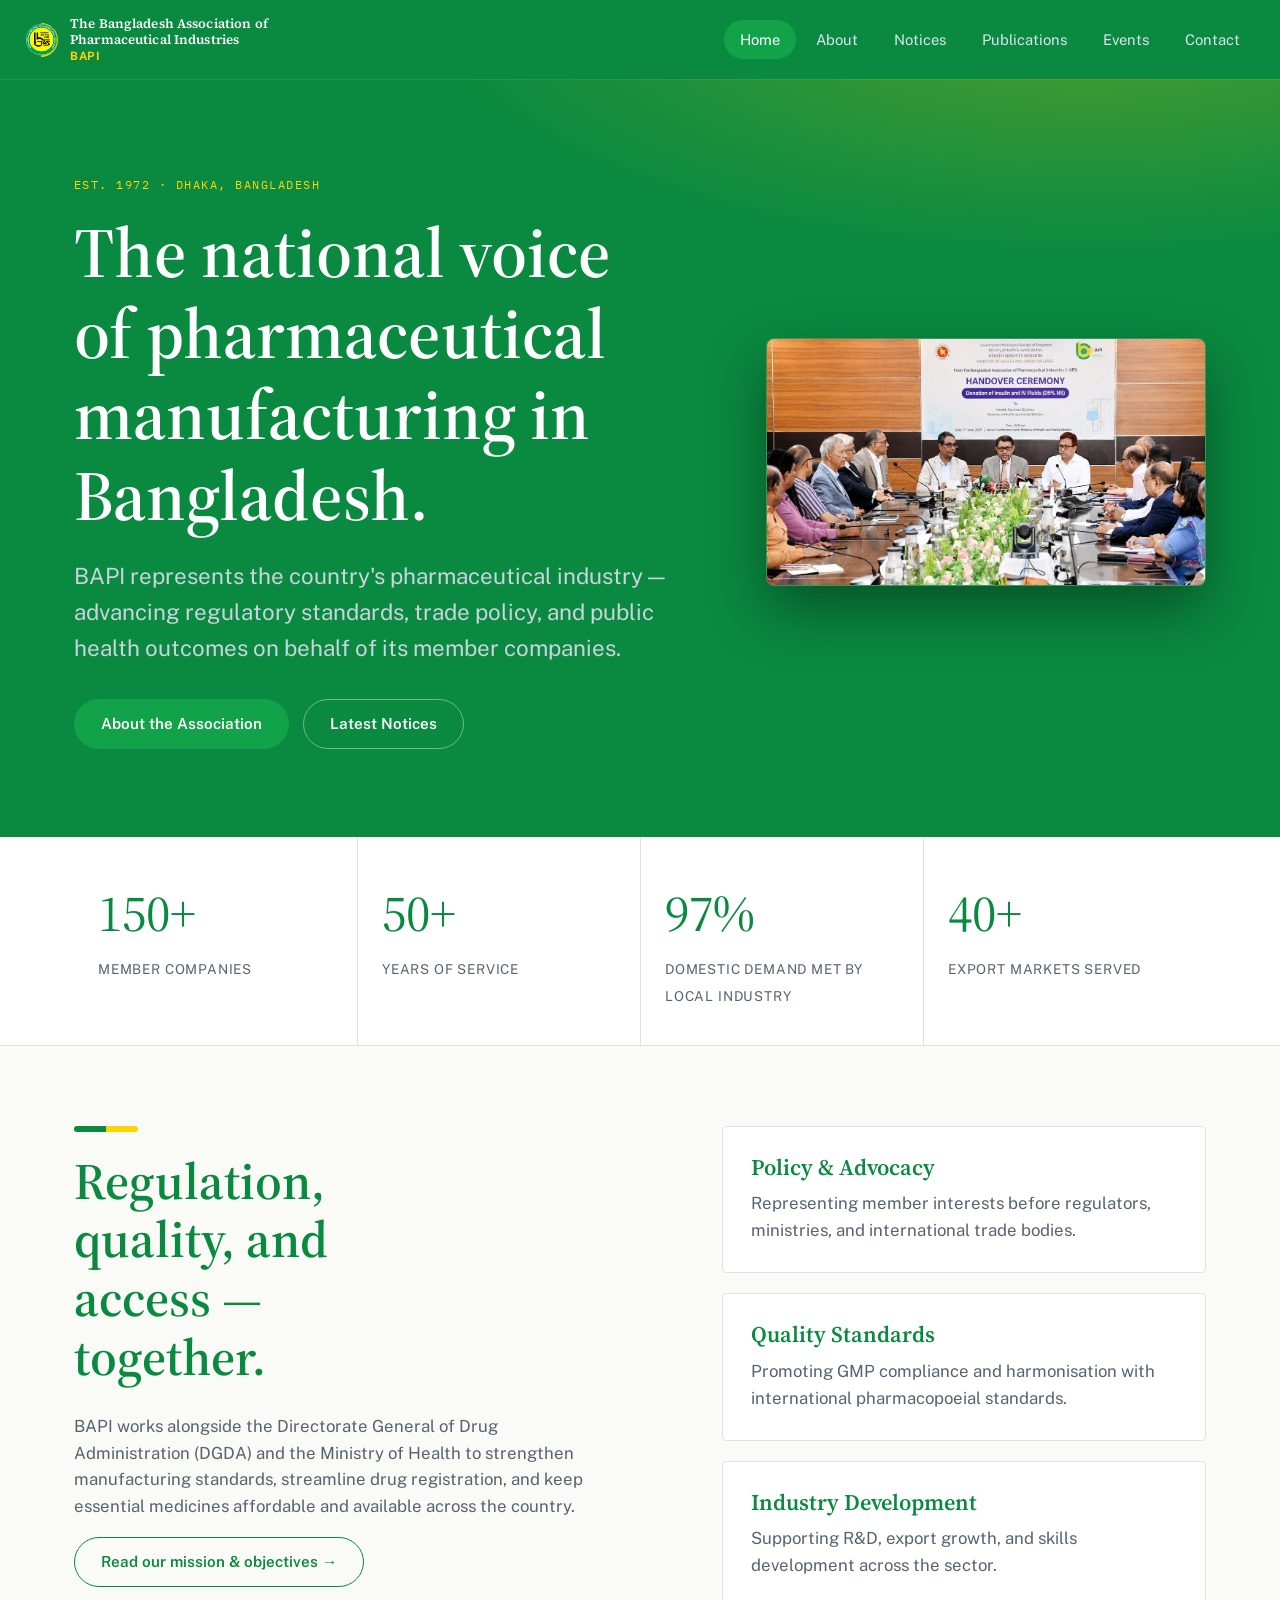
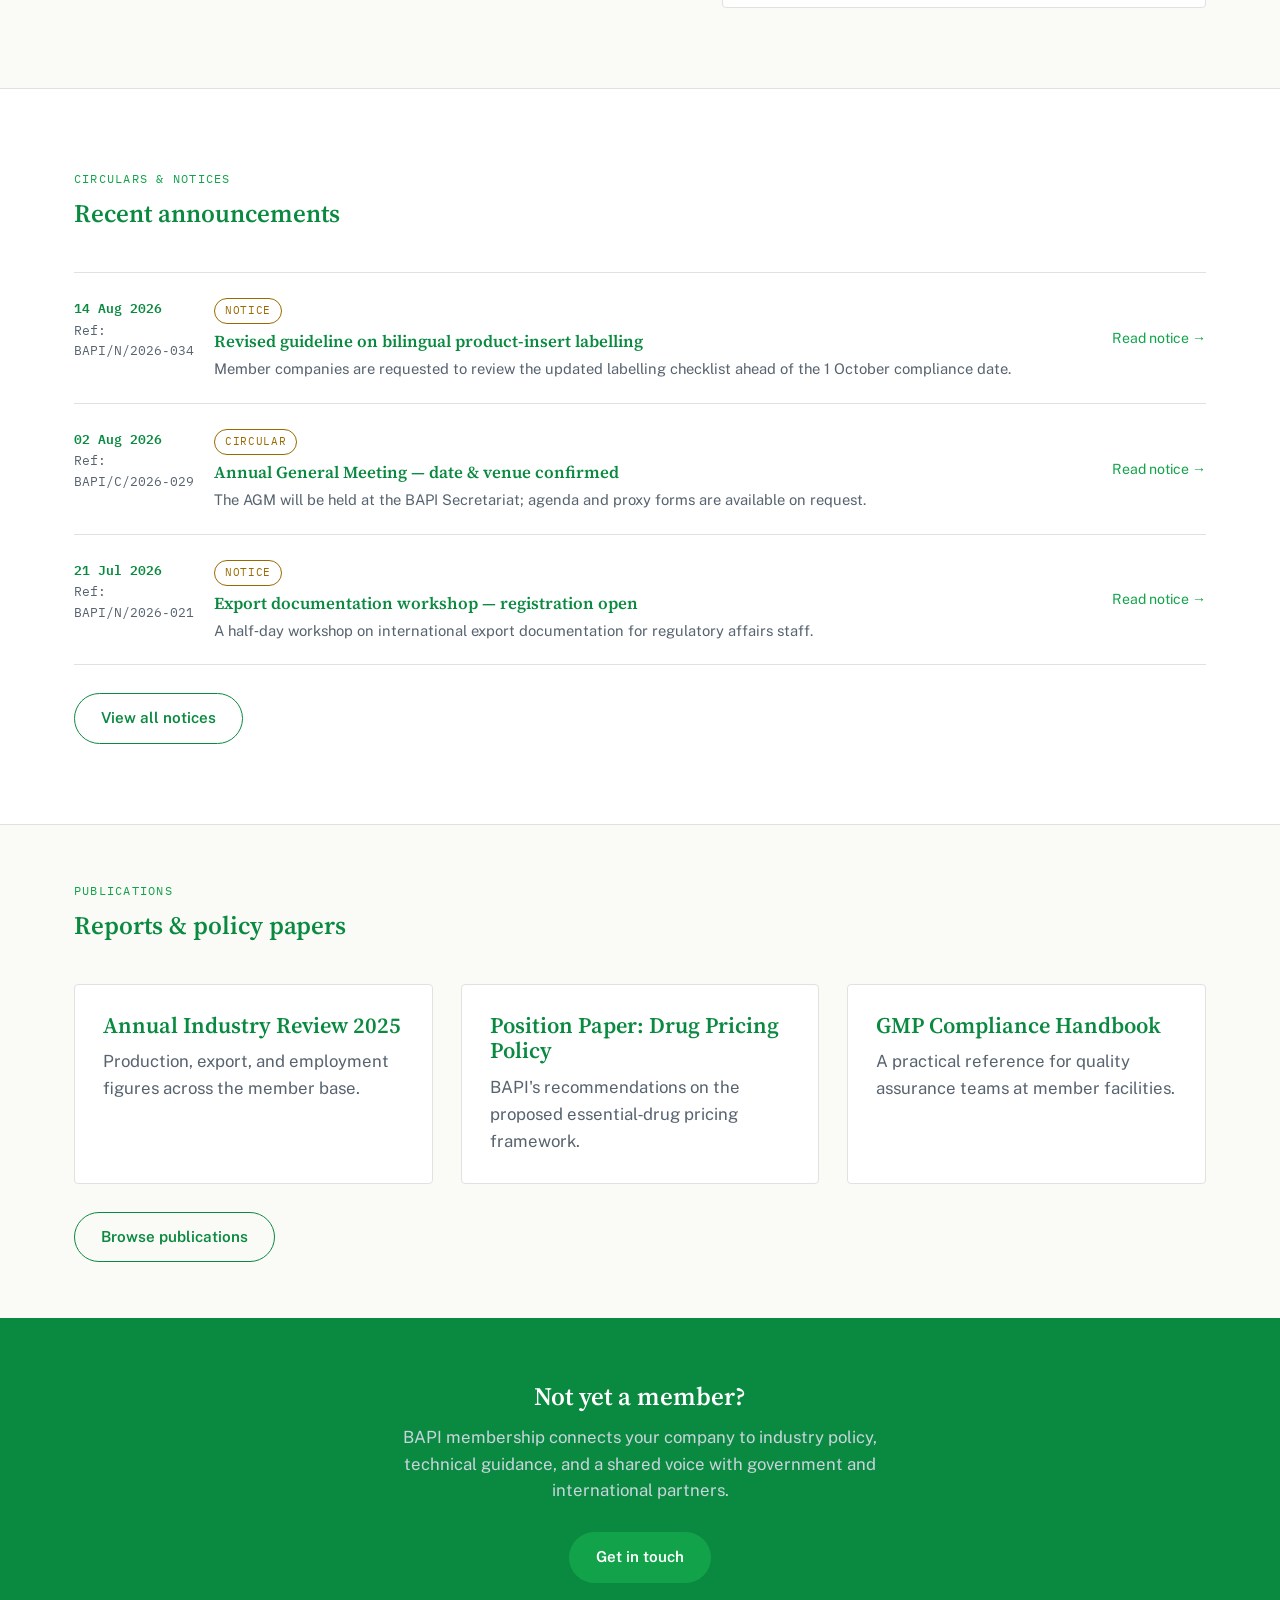
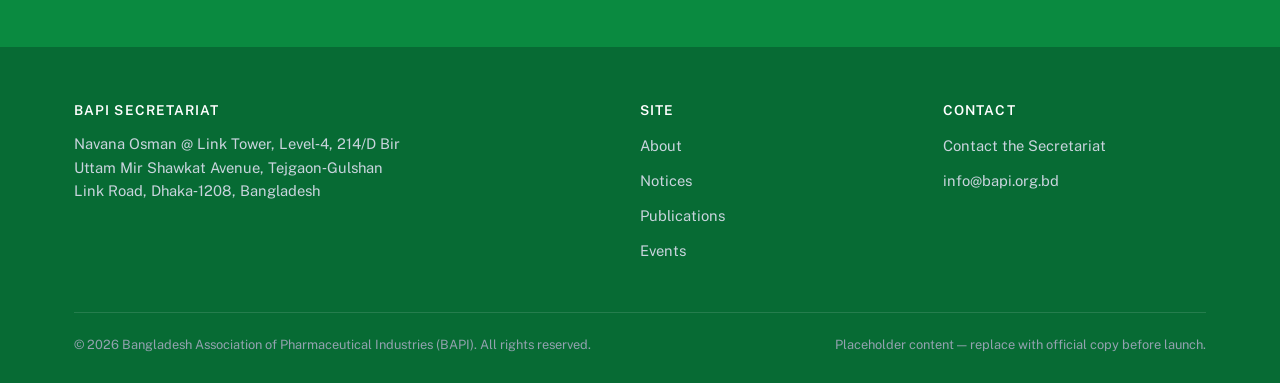
<file: index.html>
<!DOCTYPE html>
<html lang="en">
<head>
<meta charset="UTF-8">
<meta name="viewport" content="width=device-width, initial-scale=1.0">
<title>BAPI — Bangladesh Association of Pharmaceutical Industries</title>
<meta name="description" content="Bangladesh Association of Pharmaceutical Industries (BAPI) — the national voice of pharmaceutical manufacturers, promoting industry standards, policy, and public health.">
<link rel="preconnect" href="https://fonts.googleapis.com">
<link href="https://fonts.googleapis.com/css2?family=Source+Serif+4:wght@500;600;700&family=Public+Sans:wght@400;500;600;700&family=IBM+Plex+Mono:wght@500&display=swap" rel="stylesheet">
<link rel="icon" type="image/png" href="images/bapi-logo.png">
<link rel="stylesheet" href="css/style.css">
</head>
<body>

<header class="site-header">
  <div class="header-inner">
    <a class="brand" href="index.html">
      <img src="images/bapi-logo.png" alt="BAPI logo" class="brand-mark">
      <span class="brand-text"><strong>The Bangladesh Association of Pharmaceutical Industries</strong><span>BAPI</span></span>
    </a>
    <button class="nav-toggle" aria-expanded="false" aria-label="Toggle navigation">Menu</button>
    <nav class="nav">
      <a href="index.html" aria-current="page">Home</a>
      <a href="about.html">About</a>
      <a href="notices.html">Notices</a>
      <a href="publications.html">Publications</a>
      <a href="events.html">Events</a>
      <a href="contact.html">Contact</a>
    </nav>
  </div>
</header>

<section class="hero">
  <div class="wrap hero-grid">
    <div>
      <span class="eyebrow">Est. 1972 · Dhaka, Bangladesh</span>
      <h1>The national voice of pharmaceutical manufacturing in Bangladesh.</h1>
      <p class="lead">BAPI represents the country's pharmaceutical industry — advancing regulatory standards, trade policy, and public health outcomes on behalf of its member companies.</p>
      <div class="hero-actions">
        <a class="btn btn-primary" href="about.html">About the Association</a>
        <a class="btn btn-ghost" href="notices.html">Latest Notices</a>
      </div>
    </div>
    <img src="images/bapi-handover-ceremony.jpg" alt="BAPI handover ceremony with the Ministry of Health and Family Welfare" class="hero-photo">
  </div>
</section>

<div class="stat-band">
  <div class="wrap stat-grid">
    <div class="stat"><span class="num">150+</span><span class="label">Member companies</span></div>
    <div class="stat"><span class="num">50+</span><span class="label">Years of service</span></div>
    <div class="stat"><span class="num">97%</span><span class="label">Domestic demand met by local industry</span></div>
    <div class="stat"><span class="num">40+</span><span class="label">Export markets served</span></div>
  </div>
</div>

<section>
  <div class="wrap">
    <div class="grid-2">
      <div>
        <div class="capsule-rule"><span></span><span></span></div>
        <span class="section-head-eyebrow"></span>
        <h2 style="font-size:var(--step-3);max-width:14ch;">Regulation, quality, and access — together.</h2>
        <p style="color:var(--ink-soft);max-width:52ch;">
          BAPI works alongside the Directorate General of Drug Administration (DGDA) and the Ministry of Health
          to strengthen manufacturing standards, streamline drug registration, and keep essential medicines
          affordable and available across the country.
        </p>
        <a class="btn btn-outline" href="about.html">Read our mission &amp; objectives →</a>
      </div>
      <div class="grid-3" style="grid-template-columns:1fr;gap:20px;">
        <div class="card">
          <h3>Policy &amp; Advocacy</h3>
          <p>Representing member interests before regulators, ministries, and international trade bodies.</p>
        </div>
        <div class="card">
          <h3>Quality Standards</h3>
          <p>Promoting GMP compliance and harmonisation with international pharmacopoeial standards.</p>
        </div>
        <div class="card">
          <h3>Industry Development</h3>
          <p>Supporting R&amp;D, export growth, and skills development across the sector.</p>
        </div>
      </div>
    </div>
  </div>
</section>

<section class="section-alt">
  <div class="wrap">
    <div class="section-head">
      <span class="eyebrow-dark">Circulars &amp; notices</span>
      <h2>Recent announcements</h2>
    </div>
    <div class="register">
      <div class="register-row">
        <div class="ref"><span class="date">14 Aug 2026</span>Ref: BAPI/N/2026‑034</div>
        <div>
          <span class="tag">Notice</span>
          <h3>Revised guideline on bilingual product‑insert labelling</h3>
          <p>Member companies are requested to review the updated labelling checklist ahead of the 1 October compliance date.</p>
        </div>
        <div class="action"><a href="notices.html">Read notice →</a></div>
      </div>
      <div class="register-row">
        <div class="ref"><span class="date">02 Aug 2026</span>Ref: BAPI/C/2026‑029</div>
        <div>
          <span class="tag">Circular</span>
          <h3>Annual General Meeting — date &amp; venue confirmed</h3>
          <p>The AGM will be held at the BAPI Secretariat; agenda and proxy forms are available on request.</p>
        </div>
        <div class="action"><a href="notices.html">Read notice →</a></div>
      </div>
      <div class="register-row">
        <div class="ref"><span class="date">21 Jul 2026</span>Ref: BAPI/N/2026‑021</div>
        <div>
          <span class="tag">Notice</span>
          <h3>Export documentation workshop — registration open</h3>
          <p>A half‑day workshop on international export documentation for regulatory affairs staff.</p>
        </div>
        <div class="action"><a href="notices.html">Read notice →</a></div>
      </div>
    </div>
    <div style="margin-top:28px;"><a class="btn btn-outline" href="notices.html">View all notices</a></div>
  </div>
</section>

<section class="tight">
  <div class="wrap">
    <div class="section-head">
      <span class="eyebrow-dark">Publications</span>
      <h2>Reports &amp; policy papers</h2>
    </div>
    <div class="grid-3">
      <div class="card">
        <h3>Annual Industry Review 2025</h3>
        <p>Production, export, and employment figures across the member base.</p>
      </div>
      <div class="card">
        <h3>Position Paper: Drug Pricing Policy</h3>
        <p>BAPI's recommendations on the proposed essential‑drug pricing framework.</p>
      </div>
      <div class="card">
        <h3>GMP Compliance Handbook</h3>
        <p>A practical reference for quality assurance teams at member facilities.</p>
      </div>
    </div>
    <div style="margin-top:28px;"><a class="btn btn-outline" href="publications.html">Browse publications</a></div>
  </div>
</section>

<div class="cta-band">
  <div class="wrap">
    <h2>Not yet a member?</h2>
    <p>BAPI membership connects your company to industry policy, technical guidance, and a shared voice with government and international partners.</p>
    <a class="btn btn-primary" href="contact.html">Get in touch</a>
  </div>
</div>

<footer class="site-footer">
  <div class="wrap">
    <div class="footer-grid">
      <div>
        <h4>BAPI Secretariat</h4>
        <p style="max-width:38ch;color:#C9D4DD;font-size:.92rem;">
          Navana Osman @ Link Tower, Level‑4, 214/D Bir Uttam Mir Shawkat Avenue,
          Tejgaon‑Gulshan Link Road, Dhaka‑1208, Bangladesh
        </p>
      </div>
      <div>
        <h4>Site</h4>
        <ul>
          <li><a href="about.html">About</a></li>
          <li><a href="notices.html">Notices</a></li>
          <li><a href="publications.html">Publications</a></li>
          <li><a href="events.html">Events</a></li>
        </ul>
      </div>
      <div>
        <h4>Contact</h4>
        <ul>
          <li><a href="contact.html">Contact the Secretariat</a></li>
          <li><a href="mailto:info@bapi.org.bd">info@bapi.org.bd</a></li>
        </ul>
      </div>
    </div>
    <div class="footer-bottom">
      <span>© 2026 Bangladesh Association of Pharmaceutical Industries (BAPI). All rights reserved.</span>
      <span>Placeholder content — replace with official copy before launch.</span>
    </div>
  </div>
</footer>

<script src="js/script.js"></script>
</body>
</html>
</file>
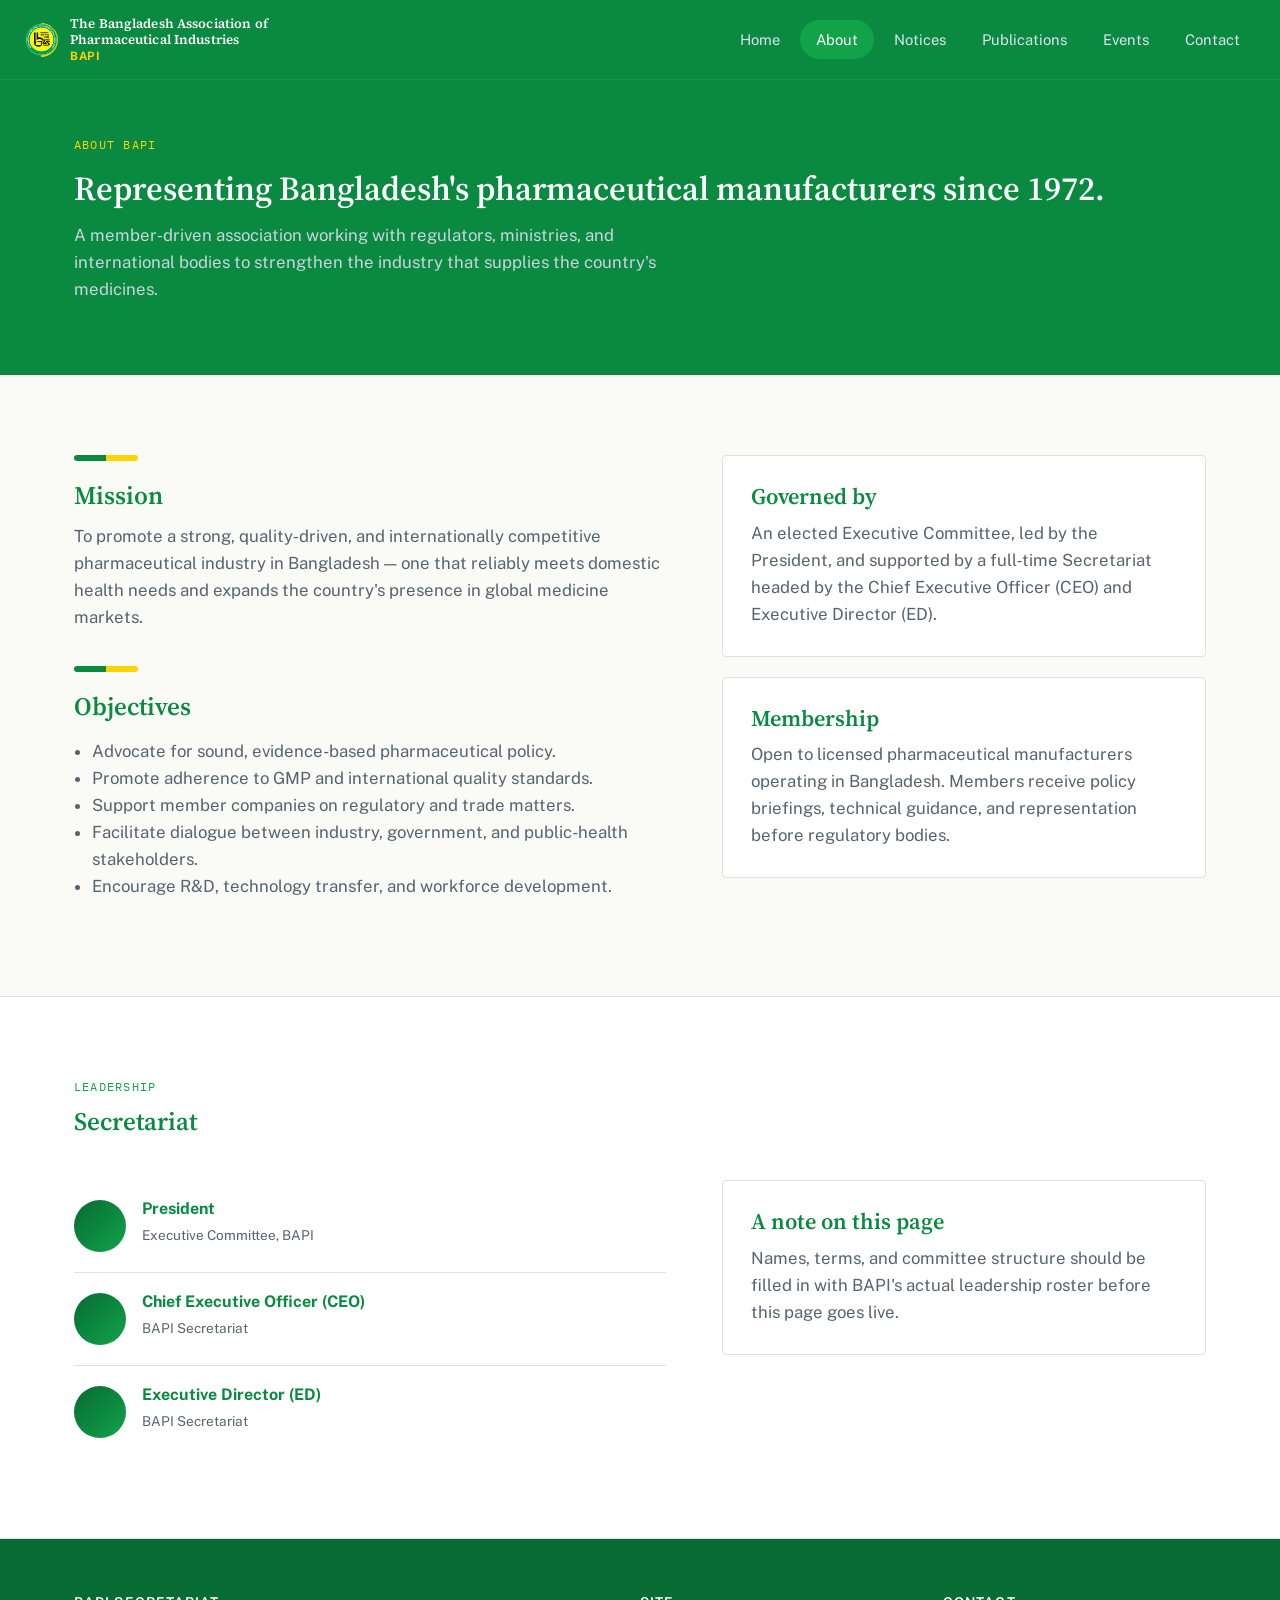
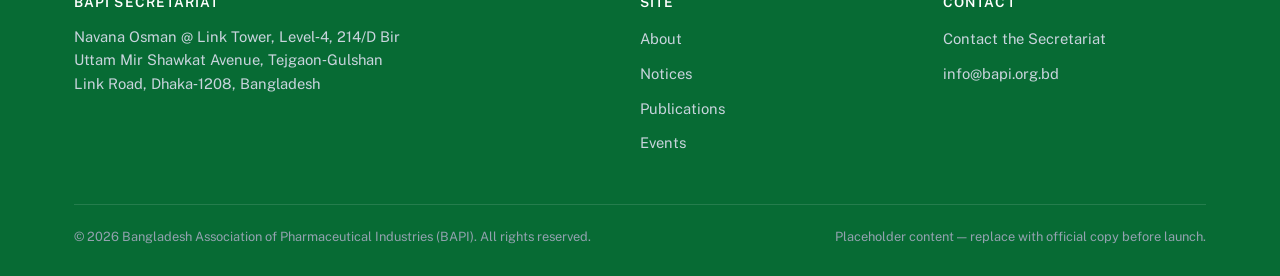
<file: about.html>
<!DOCTYPE html>
<html lang="en">
<head>
<meta charset="UTF-8">
<meta name="viewport" content="width=device-width, initial-scale=1.0">
<title>About — BAPI</title>
<link rel="preconnect" href="https://fonts.googleapis.com">
<link href="https://fonts.googleapis.com/css2?family=Source+Serif+4:wght@500;600;700&family=Public+Sans:wght@400;500;600;700&family=IBM+Plex+Mono:wght@500&display=swap" rel="stylesheet">
<link rel="icon" type="image/png" href="images/bapi-logo.png">
<link rel="stylesheet" href="css/style.css">
</head>
<body>

<header class="site-header">
  <div class="header-inner">
    <a class="brand" href="index.html">
      <img src="images/bapi-logo.png" alt="BAPI logo" class="brand-mark">
      <span class="brand-text"><strong>The Bangladesh Association of Pharmaceutical Industries</strong><span>BAPI</span></span>
    </a>
    <button class="nav-toggle" aria-expanded="false" aria-label="Toggle navigation">Menu</button>
    <nav class="nav">
      <a href="index.html">Home</a>
      <a href="about.html" aria-current="page">About</a>
      <a href="notices.html">Notices</a>
      <a href="publications.html">Publications</a>
      <a href="events.html">Events</a>
      <a href="contact.html">Contact</a>
    </nav>
  </div>
</header>

<div class="page-header">
  <div class="wrap">
    <span class="eyebrow">About BAPI</span>
    <h1>Representing Bangladesh's pharmaceutical manufacturers since 1972.</h1>
    <p>A member‑driven association working with regulators, ministries, and international bodies to strengthen the industry that supplies the country's medicines.</p>
  </div>
</div>

<section>
  <div class="wrap grid-2">
    <div>
      <div class="capsule-rule"><span></span><span></span></div>
      <h2>Mission</h2>
      <p style="color:var(--ink-soft);">
        To promote a strong, quality‑driven, and internationally competitive pharmaceutical industry in
        Bangladesh — one that reliably meets domestic health needs and expands the country's presence in
        global medicine markets.
      </p>
      <div class="capsule-rule" style="margin-top:36px;"><span></span><span></span></div>
      <h2>Objectives</h2>
      <ul style="color:var(--ink-soft);padding-left:1.1em;">
        <li>Advocate for sound, evidence‑based pharmaceutical policy.</li>
        <li>Promote adherence to GMP and international quality standards.</li>
        <li>Support member companies on regulatory and trade matters.</li>
        <li>Facilitate dialogue between industry, government, and public‑health stakeholders.</li>
        <li>Encourage R&amp;D, technology transfer, and workforce development.</li>
      </ul>
    </div>
    <div>
      <div class="card">
        <h3>Governed by</h3>
        <p>An elected Executive Committee, led by the President, and supported by a full‑time Secretariat headed by the Chief Executive Officer (CEO) and Executive Director (ED).</p>
      </div>
      <div class="card" style="margin-top:20px;">
        <h3>Membership</h3>
        <p>Open to licensed pharmaceutical manufacturers operating in Bangladesh. Members receive policy briefings, technical guidance, and representation before regulatory bodies.</p>
      </div>
    </div>
  </div>
</section>

<section class="section-alt">
  <div class="wrap">
    <div class="section-head">
      <span class="eyebrow-dark">Leadership</span>
      <h2>Secretariat</h2>
    </div>
    <div class="grid-2">
      <div>
        <div class="person">
          <span class="avatar" aria-hidden="true"></span>
          <div><h4>President</h4><span>Executive Committee, BAPI</span></div>
        </div>
        <div class="person">
          <span class="avatar" aria-hidden="true"></span>
          <div><h4>Chief Executive Officer (CEO)</h4><span>BAPI Secretariat</span></div>
        </div>
        <div class="person">
          <span class="avatar" aria-hidden="true"></span>
          <div><h4>Executive Director (ED)</h4><span>BAPI Secretariat</span></div>
        </div>
      </div>
      <div class="card">
        <h3>A note on this page</h3>
        <p>Names, terms, and committee structure should be filled in with BAPI's actual leadership roster before this page goes live.</p>
      </div>
    </div>
  </div>
</section>

<footer class="site-footer">
  <div class="wrap">
    <div class="footer-grid">
      <div>
        <h4>BAPI Secretariat</h4>
        <p style="max-width:38ch;color:#C9D4DD;font-size:.92rem;">
          Navana Osman @ Link Tower, Level‑4, 214/D Bir Uttam Mir Shawkat Avenue,
          Tejgaon‑Gulshan Link Road, Dhaka‑1208, Bangladesh
        </p>
      </div>
      <div>
        <h4>Site</h4>
        <ul>
          <li><a href="about.html">About</a></li>
          <li><a href="notices.html">Notices</a></li>
          <li><a href="publications.html">Publications</a></li>
          <li><a href="events.html">Events</a></li>
        </ul>
      </div>
      <div>
        <h4>Contact</h4>
        <ul>
          <li><a href="contact.html">Contact the Secretariat</a></li>
          <li><a href="mailto:info@bapi.org.bd">info@bapi.org.bd</a></li>
        </ul>
      </div>
    </div>
    <div class="footer-bottom">
      <span>© 2026 Bangladesh Association of Pharmaceutical Industries (BAPI). All rights reserved.</span>
      <span>Placeholder content — replace with official copy before launch.</span>
    </div>
  </div>
</footer>

<script src="js/script.js"></script>
</body>
</html>
</file>
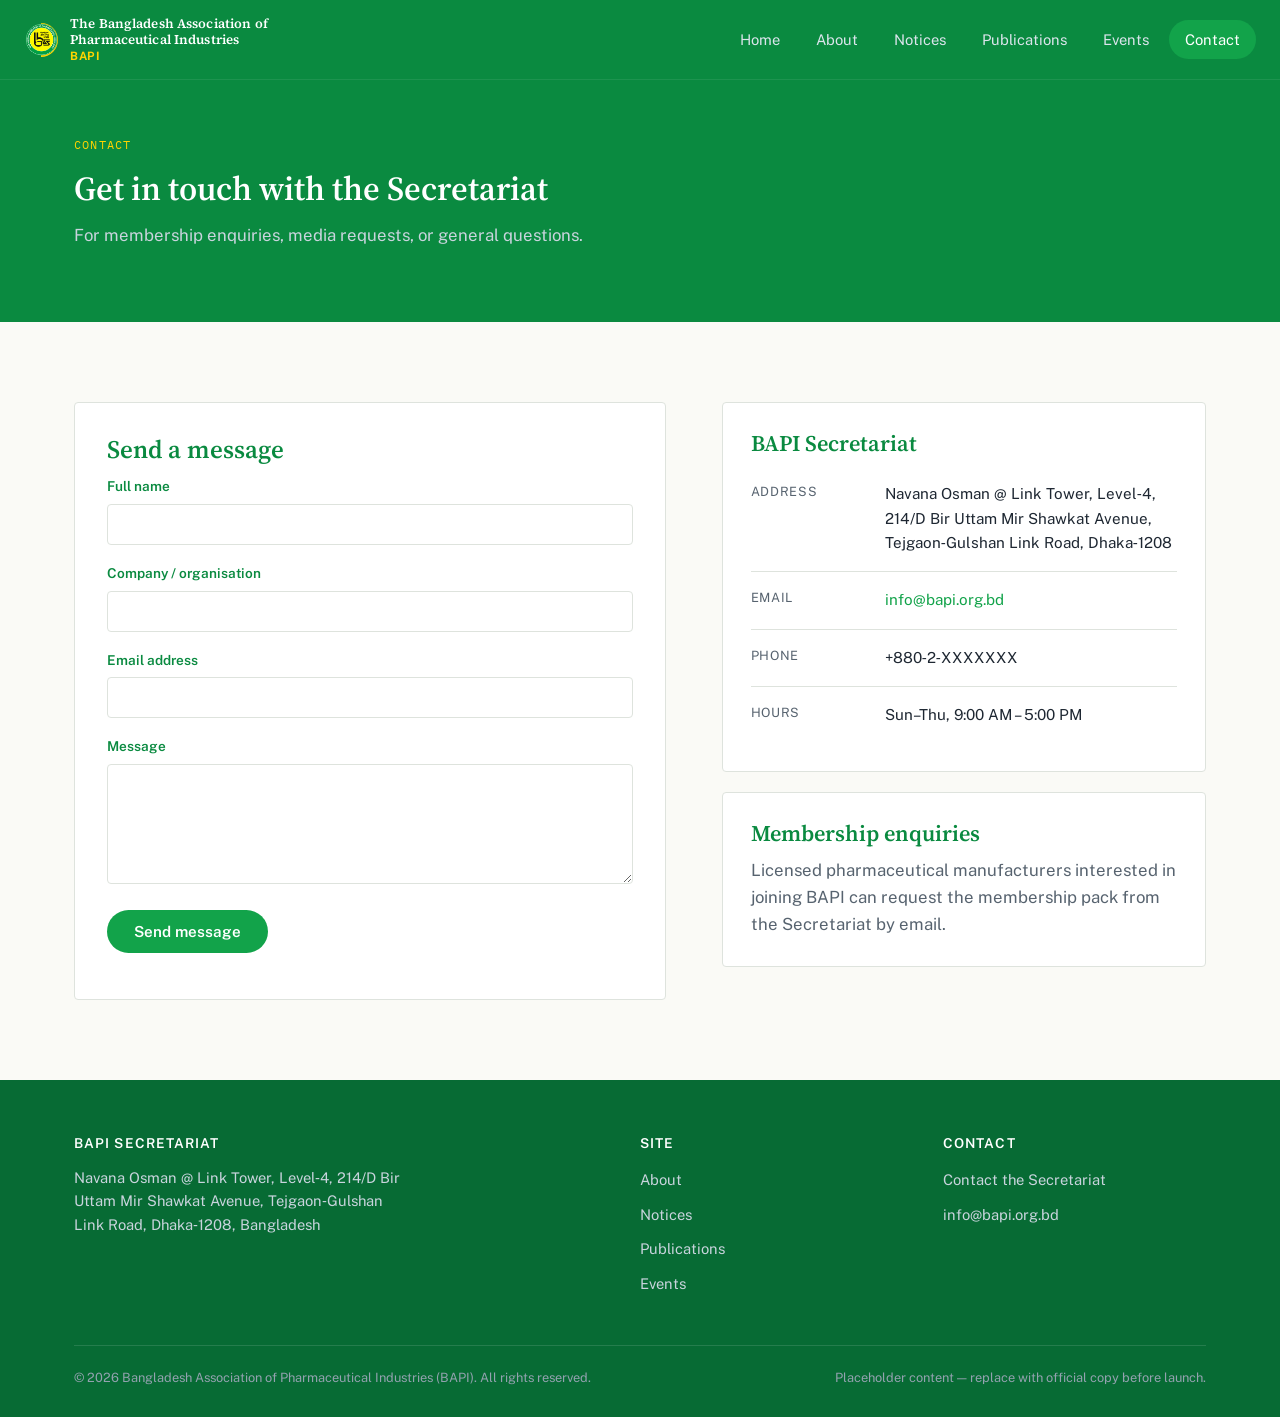
<file: contact.html>
<!DOCTYPE html>
<html lang="en">
<head>
<meta charset="UTF-8">
<meta name="viewport" content="width=device-width, initial-scale=1.0">
<title>Contact — BAPI</title>
<link rel="preconnect" href="https://fonts.googleapis.com">
<link href="https://fonts.googleapis.com/css2?family=Source+Serif+4:wght@500;600;700&family=Public+Sans:wght@400;500;600;700&family=IBM+Plex+Mono:wght@500&display=swap" rel="stylesheet">
<link rel="icon" type="image/png" href="images/bapi-logo.png">
<link rel="stylesheet" href="css/style.css">
</head>
<body>

<header class="site-header">
  <div class="header-inner">
    <a class="brand" href="index.html">
      <img src="images/bapi-logo.png" alt="BAPI logo" class="brand-mark">
      <span class="brand-text"><strong>The Bangladesh Association of Pharmaceutical Industries</strong><span>BAPI</span></span>
    </a>
    <button class="nav-toggle" aria-expanded="false" aria-label="Toggle navigation">Menu</button>
    <nav class="nav">
      <a href="index.html">Home</a>
      <a href="about.html">About</a>
      <a href="notices.html">Notices</a>
      <a href="publications.html">Publications</a>
      <a href="events.html">Events</a>
      <a href="contact.html" aria-current="page">Contact</a>
    </nav>
  </div>
</header>

<div class="page-header">
  <div class="wrap">
    <span class="eyebrow">Contact</span>
    <h1>Get in touch with the Secretariat</h1>
    <p>For membership enquiries, media requests, or general questions.</p>
  </div>
</div>

<section>
  <div class="wrap grid-2">
    <div class="contact-card">
      <h2>Send a message</h2>
      <form class="contact-form">
        <div class="field">
          <label for="name">Full name</label>
          <input type="text" id="name" name="name" required>
        </div>
        <div class="field">
          <label for="org">Company / organisation</label>
          <input type="text" id="org" name="org">
        </div>
        <div class="field">
          <label for="email">Email address</label>
          <input type="email" id="email" name="email" required>
        </div>
        <div class="field">
          <label for="message">Message</label>
          <textarea id="message" name="message" required></textarea>
        </div>
        <button type="submit" class="btn btn-primary">Send message</button>
        <p class="form-status" style="margin-top:14px;color:var(--ink-soft);font-size:.88rem;"></p>
      </form>
    </div>

    <div>
      <div class="card">
        <h3>BAPI Secretariat</h3>
        <div class="info-row"><div class="k">Address</div><div class="v">Navana Osman @ Link Tower, Level‑4,<br>214/D Bir Uttam Mir Shawkat Avenue,<br>Tejgaon‑Gulshan Link Road, Dhaka‑1208</div></div>
        <div class="info-row"><div class="k">Email</div><div class="v"><a href="mailto:info@bapi.org.bd">info@bapi.org.bd</a></div></div>
        <div class="info-row"><div class="k">Phone</div><div class="v">+880‑2‑XXXXXXX</div></div>
        <div class="info-row"><div class="k">Hours</div><div class="v">Sun–Thu, 9:00 AM – 5:00 PM</div></div>
      </div>
      <div class="card" style="margin-top:20px;">
        <h3>Membership enquiries</h3>
        <p>Licensed pharmaceutical manufacturers interested in joining BAPI can request the membership pack from the Secretariat by email.</p>
      </div>
    </div>
  </div>
</section>

<footer class="site-footer">
  <div class="wrap">
    <div class="footer-grid">
      <div>
        <h4>BAPI Secretariat</h4>
        <p style="max-width:38ch;color:#C9D4DD;font-size:.92rem;">
          Navana Osman @ Link Tower, Level‑4, 214/D Bir Uttam Mir Shawkat Avenue,
          Tejgaon‑Gulshan Link Road, Dhaka‑1208, Bangladesh
        </p>
      </div>
      <div>
        <h4>Site</h4>
        <ul>
          <li><a href="about.html">About</a></li>
          <li><a href="notices.html">Notices</a></li>
          <li><a href="publications.html">Publications</a></li>
          <li><a href="events.html">Events</a></li>
        </ul>
      </div>
      <div>
        <h4>Contact</h4>
        <ul>
          <li><a href="contact.html">Contact the Secretariat</a></li>
          <li><a href="mailto:info@bapi.org.bd">info@bapi.org.bd</a></li>
        </ul>
      </div>
    </div>
    <div class="footer-bottom">
      <span>© 2026 Bangladesh Association of Pharmaceutical Industries (BAPI). All rights reserved.</span>
      <span>Placeholder content — replace with official copy before launch.</span>
    </div>
  </div>
</footer>

<script src="js/script.js"></script>
</body>
</html>
</file>
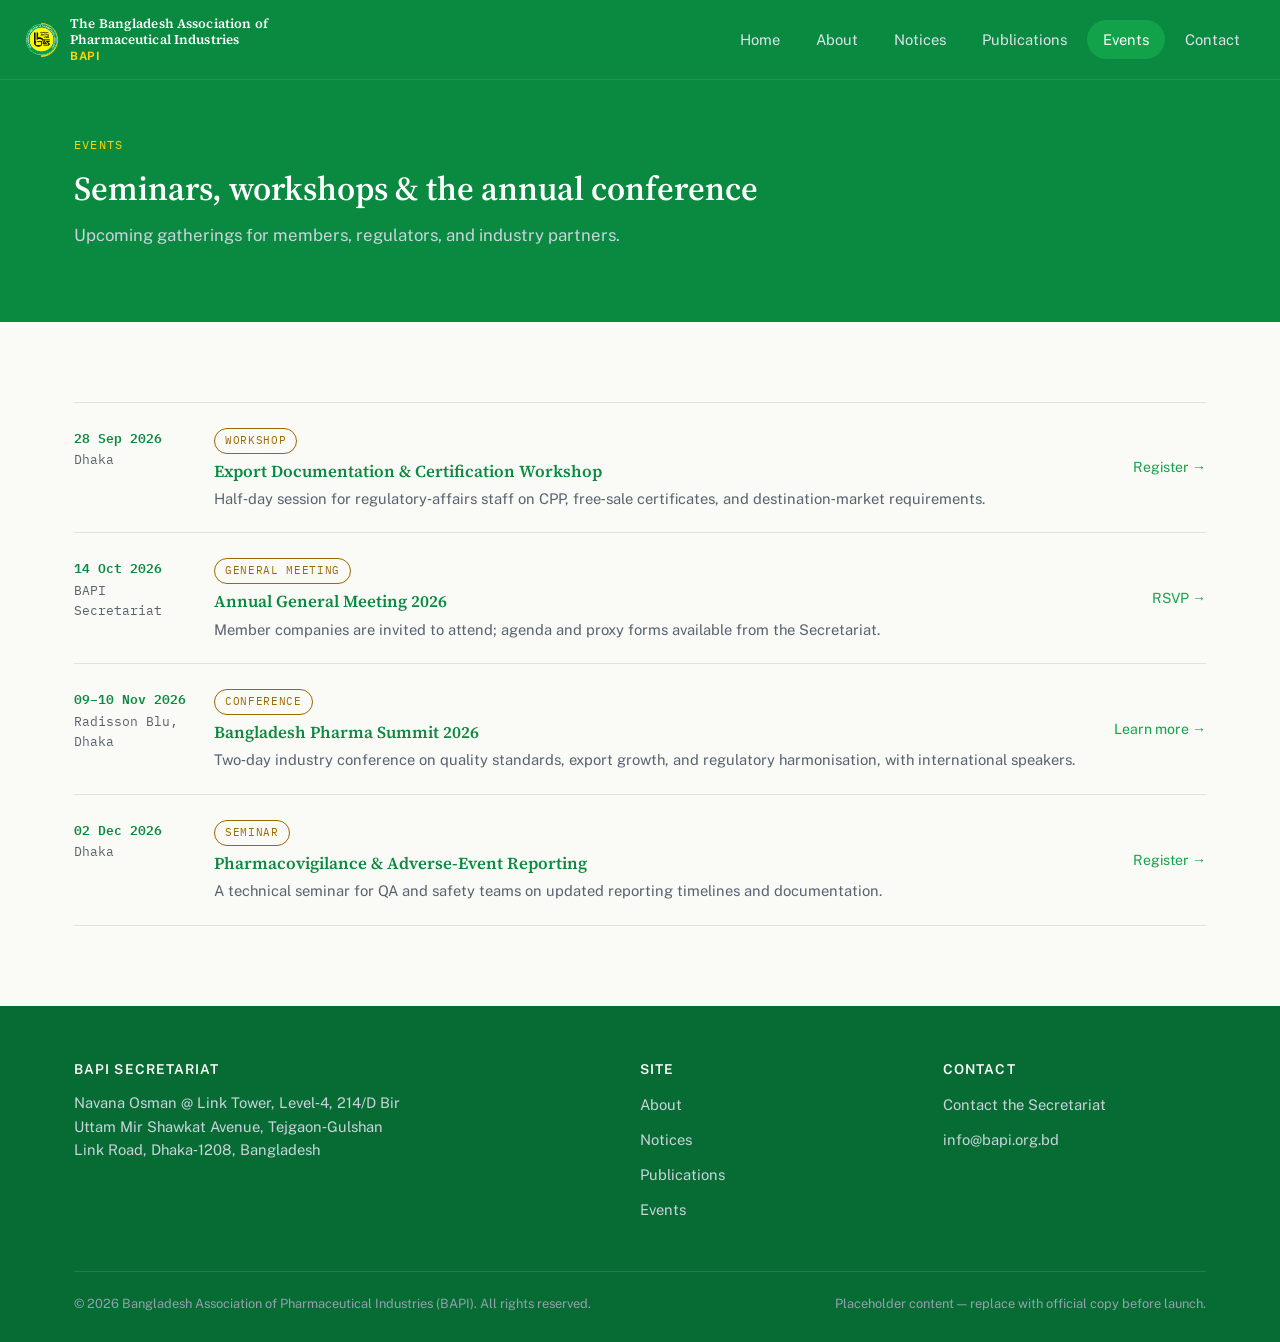
<file: events.html>
<!DOCTYPE html>
<html lang="en">
<head>
<meta charset="UTF-8">
<meta name="viewport" content="width=device-width, initial-scale=1.0">
<title>Events — BAPI</title>
<link rel="preconnect" href="https://fonts.googleapis.com">
<link href="https://fonts.googleapis.com/css2?family=Source+Serif+4:wght@500;600;700&family=Public+Sans:wght@400;500;600;700&family=IBM+Plex+Mono:wght@500&display=swap" rel="stylesheet">
<link rel="icon" type="image/png" href="images/bapi-logo.png">
<link rel="stylesheet" href="css/style.css">
</head>
<body>

<header class="site-header">
  <div class="header-inner">
    <a class="brand" href="index.html">
      <img src="images/bapi-logo.png" alt="BAPI logo" class="brand-mark">
      <span class="brand-text"><strong>The Bangladesh Association of Pharmaceutical Industries</strong><span>BAPI</span></span>
    </a>
    <button class="nav-toggle" aria-expanded="false" aria-label="Toggle navigation">Menu</button>
    <nav class="nav">
      <a href="index.html">Home</a>
      <a href="about.html">About</a>
      <a href="notices.html">Notices</a>
      <a href="publications.html">Publications</a>
      <a href="events.html" aria-current="page">Events</a>
      <a href="contact.html">Contact</a>
    </nav>
  </div>
</header>

<div class="page-header">
  <div class="wrap">
    <span class="eyebrow">Events</span>
    <h1>Seminars, workshops &amp; the annual conference</h1>
    <p>Upcoming gatherings for members, regulators, and industry partners.</p>
  </div>
</div>

<section>
  <div class="wrap">
    <div class="register">

      <div class="register-row">
        <div class="ref"><span class="date">28 Sep 2026</span>Dhaka</div>
        <div>
          <span class="tag">Workshop</span>
          <h3>Export Documentation &amp; Certification Workshop</h3>
          <p>Half‑day session for regulatory‑affairs staff on CPP, free‑sale certificates, and destination‑market requirements.</p>
        </div>
        <div class="action"><a href="#">Register →</a></div>
      </div>

      <div class="register-row">
        <div class="ref"><span class="date">14 Oct 2026</span>BAPI Secretariat</div>
        <div>
          <span class="tag">General Meeting</span>
          <h3>Annual General Meeting 2026</h3>
          <p>Member companies are invited to attend; agenda and proxy forms available from the Secretariat.</p>
        </div>
        <div class="action"><a href="#">RSVP →</a></div>
      </div>

      <div class="register-row">
        <div class="ref"><span class="date">09–10 Nov 2026</span>Radisson Blu, Dhaka</div>
        <div>
          <span class="tag">Conference</span>
          <h3>Bangladesh Pharma Summit 2026</h3>
          <p>Two‑day industry conference on quality standards, export growth, and regulatory harmonisation, with international speakers.</p>
        </div>
        <div class="action"><a href="#">Learn more →</a></div>
      </div>

      <div class="register-row">
        <div class="ref"><span class="date">02 Dec 2026</span>Dhaka</div>
        <div>
          <span class="tag">Seminar</span>
          <h3>Pharmacovigilance &amp; Adverse‑Event Reporting</h3>
          <p>A technical seminar for QA and safety teams on updated reporting timelines and documentation.</p>
        </div>
        <div class="action"><a href="#">Register →</a></div>
      </div>

    </div>
  </div>
</section>

<footer class="site-footer">
  <div class="wrap">
    <div class="footer-grid">
      <div>
        <h4>BAPI Secretariat</h4>
        <p style="max-width:38ch;color:#C9D4DD;font-size:.92rem;">
          Navana Osman @ Link Tower, Level‑4, 214/D Bir Uttam Mir Shawkat Avenue,
          Tejgaon‑Gulshan Link Road, Dhaka‑1208, Bangladesh
        </p>
      </div>
      <div>
        <h4>Site</h4>
        <ul>
          <li><a href="about.html">About</a></li>
          <li><a href="notices.html">Notices</a></li>
          <li><a href="publications.html">Publications</a></li>
          <li><a href="events.html">Events</a></li>
        </ul>
      </div>
      <div>
        <h4>Contact</h4>
        <ul>
          <li><a href="contact.html">Contact the Secretariat</a></li>
          <li><a href="mailto:info@bapi.org.bd">info@bapi.org.bd</a></li>
        </ul>
      </div>
    </div>
    <div class="footer-bottom">
      <span>© 2026 Bangladesh Association of Pharmaceutical Industries (BAPI). All rights reserved.</span>
      <span>Placeholder content — replace with official copy before launch.</span>
    </div>
  </div>
</footer>

<script src="js/script.js"></script>
</body>
</html>
</file>
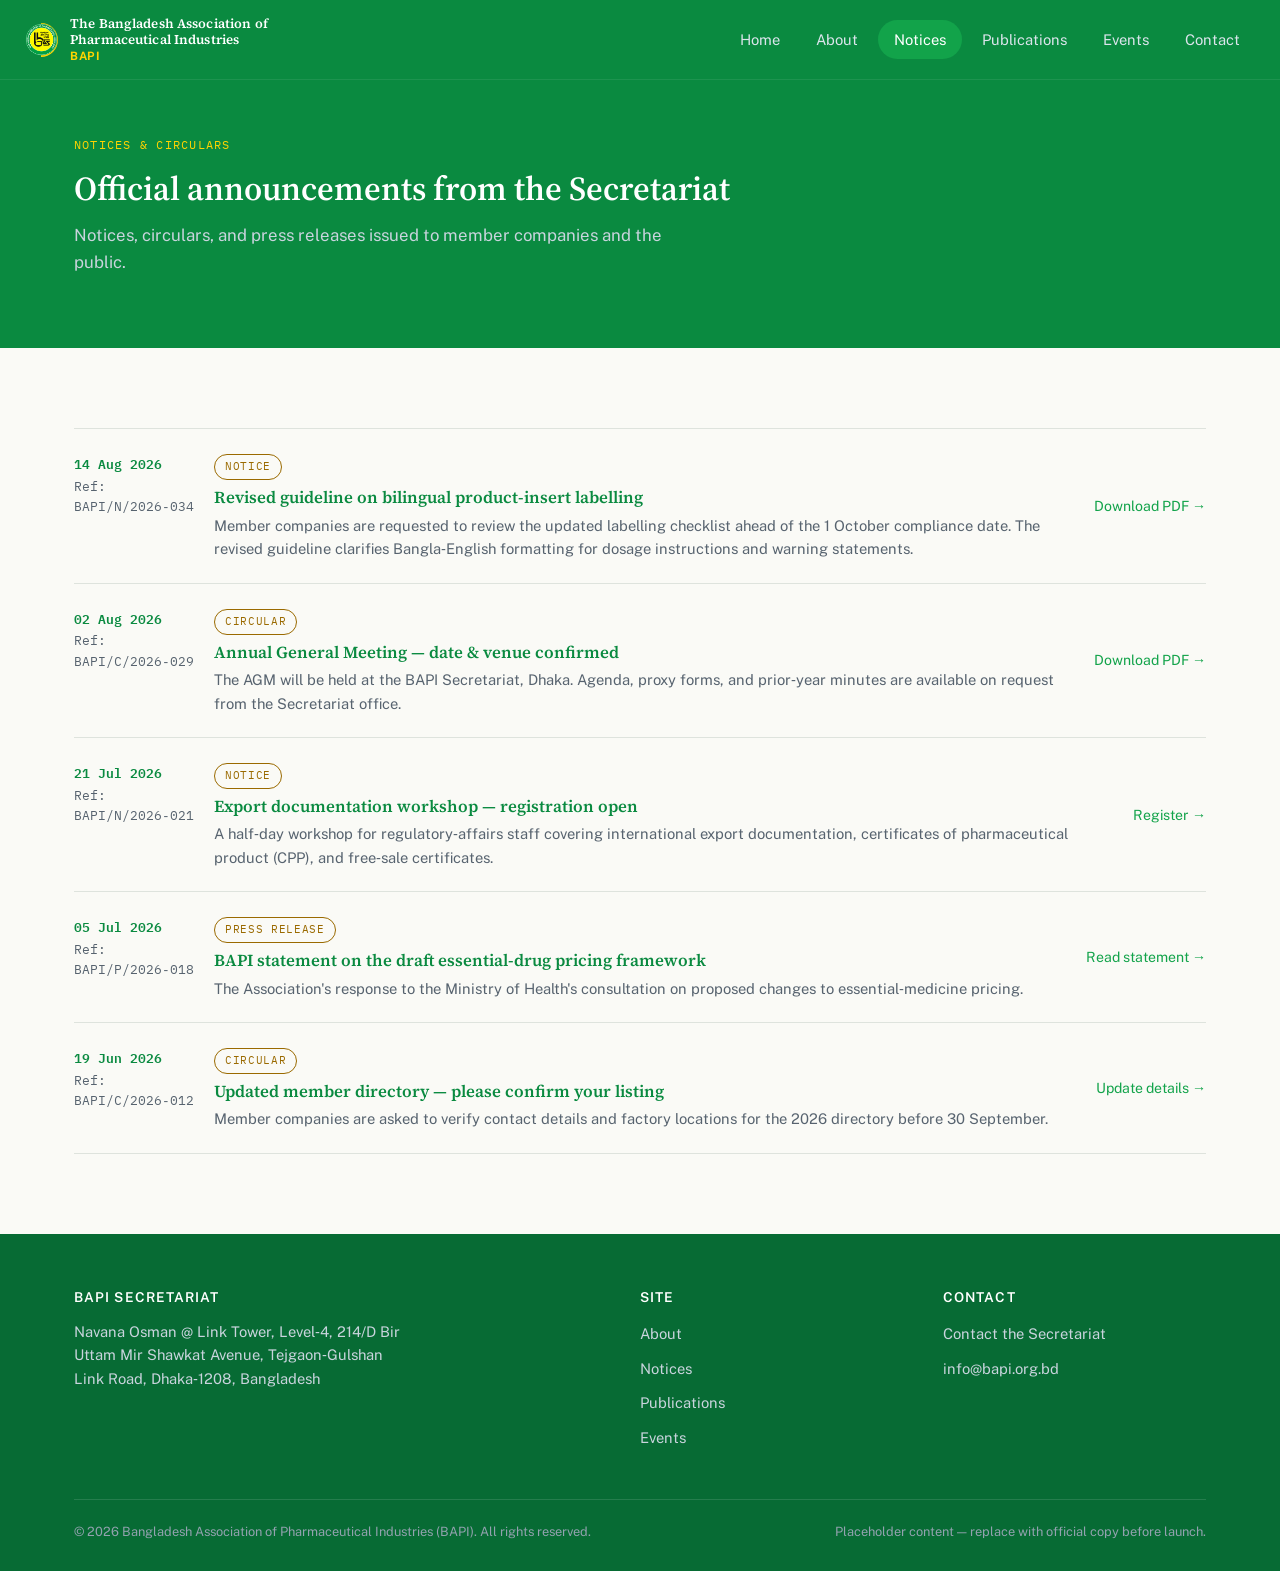
<file: notices.html>
<!DOCTYPE html>
<html lang="en">
<head>
<meta charset="UTF-8">
<meta name="viewport" content="width=device-width, initial-scale=1.0">
<title>Notices — BAPI</title>
<link rel="preconnect" href="https://fonts.googleapis.com">
<link href="https://fonts.googleapis.com/css2?family=Source+Serif+4:wght@500;600;700&family=Public+Sans:wght@400;500;600;700&family=IBM+Plex+Mono:wght@500&display=swap" rel="stylesheet">
<link rel="icon" type="image/png" href="images/bapi-logo.png">
<link rel="stylesheet" href="css/style.css">
</head>
<body>

<header class="site-header">
  <div class="header-inner">
    <a class="brand" href="index.html">
      <img src="images/bapi-logo.png" alt="BAPI logo" class="brand-mark">
      <span class="brand-text"><strong>The Bangladesh Association of Pharmaceutical Industries</strong><span>BAPI</span></span>
    </a>
    <button class="nav-toggle" aria-expanded="false" aria-label="Toggle navigation">Menu</button>
    <nav class="nav">
      <a href="index.html">Home</a>
      <a href="about.html">About</a>
      <a href="notices.html" aria-current="page">Notices</a>
      <a href="publications.html">Publications</a>
      <a href="events.html">Events</a>
      <a href="contact.html">Contact</a>
    </nav>
  </div>
</header>

<div class="page-header">
  <div class="wrap">
    <span class="eyebrow">Notices &amp; circulars</span>
    <h1>Official announcements from the Secretariat</h1>
    <p>Notices, circulars, and press releases issued to member companies and the public.</p>
  </div>
</div>

<section>
  <div class="wrap">
    <div class="register">

      <div class="register-row">
        <div class="ref"><span class="date">14 Aug 2026</span>Ref: BAPI/N/2026‑034</div>
        <div>
          <span class="tag">Notice</span>
          <h3>Revised guideline on bilingual product‑insert labelling</h3>
          <p>Member companies are requested to review the updated labelling checklist ahead of the 1 October compliance date. The revised guideline clarifies Bangla‑English formatting for dosage instructions and warning statements.</p>
        </div>
        <div class="action"><a href="#">Download PDF →</a></div>
      </div>

      <div class="register-row">
        <div class="ref"><span class="date">02 Aug 2026</span>Ref: BAPI/C/2026‑029</div>
        <div>
          <span class="tag">Circular</span>
          <h3>Annual General Meeting — date &amp; venue confirmed</h3>
          <p>The AGM will be held at the BAPI Secretariat, Dhaka. Agenda, proxy forms, and prior‑year minutes are available on request from the Secretariat office.</p>
        </div>
        <div class="action"><a href="#">Download PDF →</a></div>
      </div>

      <div class="register-row">
        <div class="ref"><span class="date">21 Jul 2026</span>Ref: BAPI/N/2026‑021</div>
        <div>
          <span class="tag">Notice</span>
          <h3>Export documentation workshop — registration open</h3>
          <p>A half‑day workshop for regulatory‑affairs staff covering international export documentation, certificates of pharmaceutical product (CPP), and free‑sale certificates.</p>
        </div>
        <div class="action"><a href="#">Register →</a></div>
      </div>

      <div class="register-row">
        <div class="ref"><span class="date">05 Jul 2026</span>Ref: BAPI/P/2026‑018</div>
        <div>
          <span class="tag">Press release</span>
          <h3>BAPI statement on the draft essential‑drug pricing framework</h3>
          <p>The Association's response to the Ministry of Health's consultation on proposed changes to essential‑medicine pricing.</p>
        </div>
        <div class="action"><a href="#">Read statement →</a></div>
      </div>

      <div class="register-row">
        <div class="ref"><span class="date">19 Jun 2026</span>Ref: BAPI/C/2026‑012</div>
        <div>
          <span class="tag">Circular</span>
          <h3>Updated member directory — please confirm your listing</h3>
          <p>Member companies are asked to verify contact details and factory locations for the 2026 directory before 30 September.</p>
        </div>
        <div class="action"><a href="#">Update details →</a></div>
      </div>

    </div>
  </div>
</section>

<footer class="site-footer">
  <div class="wrap">
    <div class="footer-grid">
      <div>
        <h4>BAPI Secretariat</h4>
        <p style="max-width:38ch;color:#C9D4DD;font-size:.92rem;">
          Navana Osman @ Link Tower, Level‑4, 214/D Bir Uttam Mir Shawkat Avenue,
          Tejgaon‑Gulshan Link Road, Dhaka‑1208, Bangladesh
        </p>
      </div>
      <div>
        <h4>Site</h4>
        <ul>
          <li><a href="about.html">About</a></li>
          <li><a href="notices.html">Notices</a></li>
          <li><a href="publications.html">Publications</a></li>
          <li><a href="events.html">Events</a></li>
        </ul>
      </div>
      <div>
        <h4>Contact</h4>
        <ul>
          <li><a href="contact.html">Contact the Secretariat</a></li>
          <li><a href="mailto:info@bapi.org.bd">info@bapi.org.bd</a></li>
        </ul>
      </div>
    </div>
    <div class="footer-bottom">
      <span>© 2026 Bangladesh Association of Pharmaceutical Industries (BAPI). All rights reserved.</span>
      <span>Placeholder content — replace with official copy before launch.</span>
    </div>
  </div>
</footer>

<script src="js/script.js"></script>
</body>
</html>
</file>
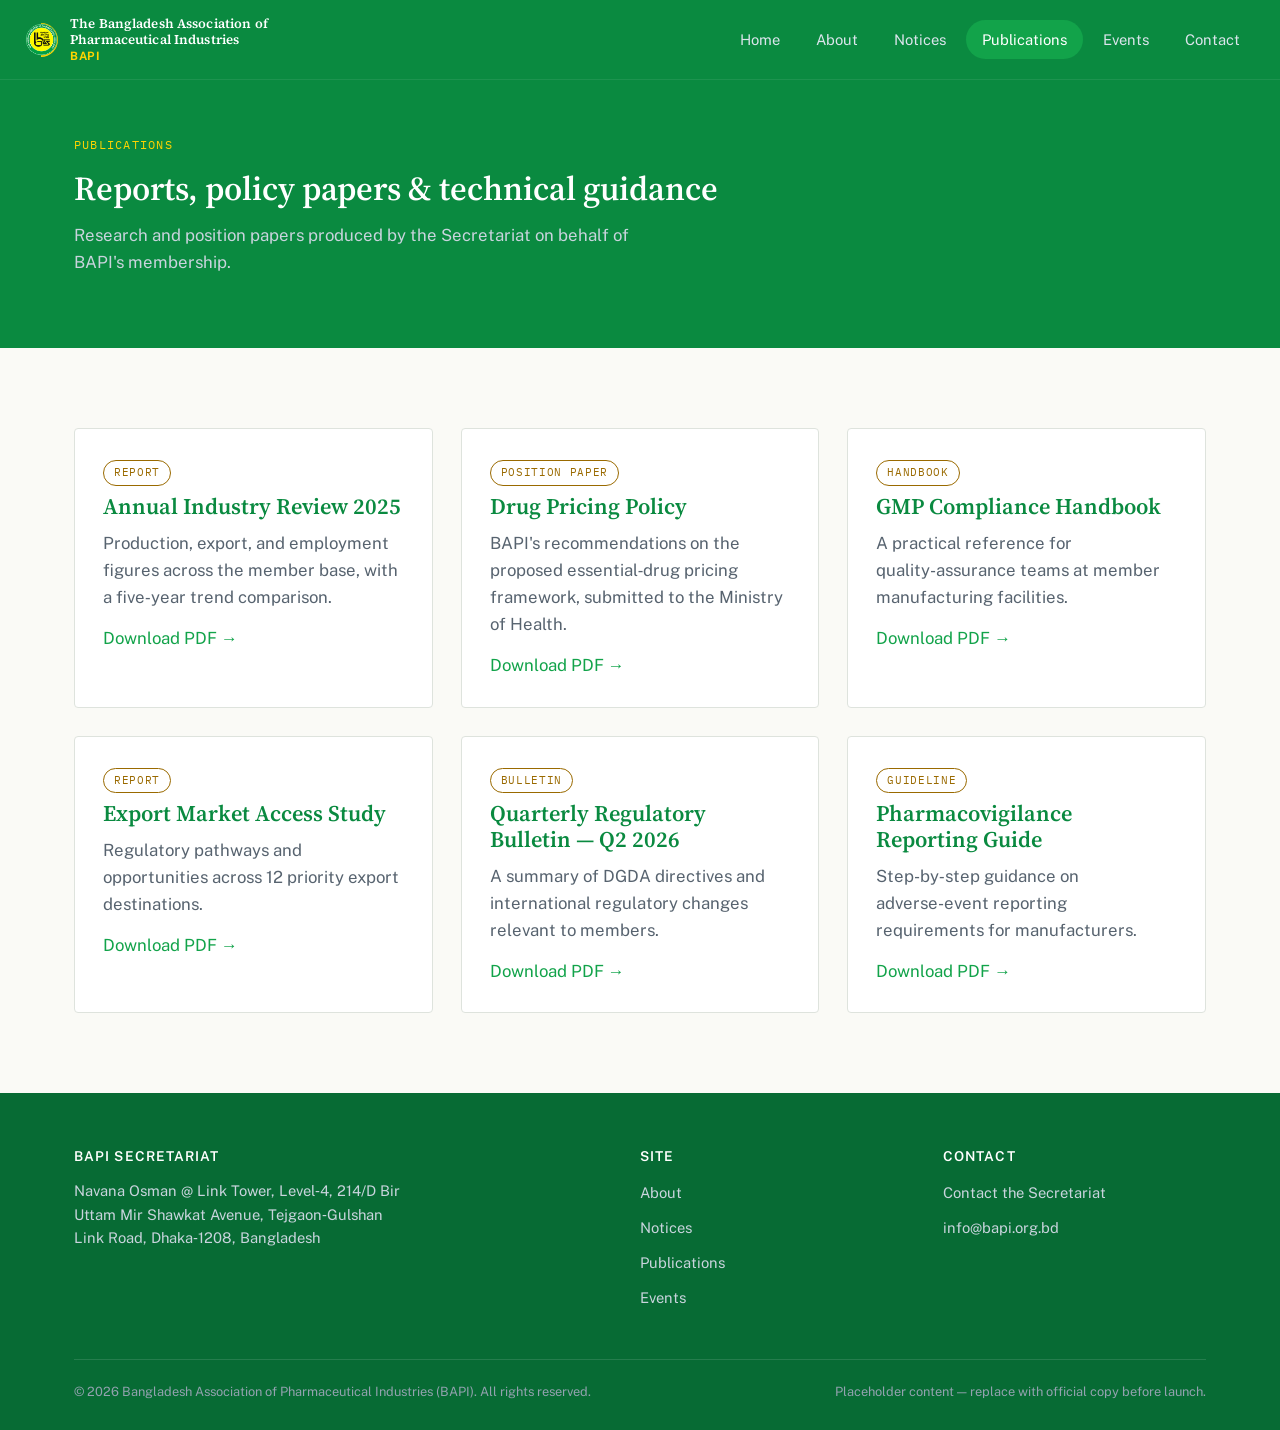
<file: publications.html>
<!DOCTYPE html>
<html lang="en">
<head>
<meta charset="UTF-8">
<meta name="viewport" content="width=device-width, initial-scale=1.0">
<title>Publications — BAPI</title>
<link rel="preconnect" href="https://fonts.googleapis.com">
<link href="https://fonts.googleapis.com/css2?family=Source+Serif+4:wght@500;600;700&family=Public+Sans:wght@400;500;600;700&family=IBM+Plex+Mono:wght@500&display=swap" rel="stylesheet">
<link rel="icon" type="image/png" href="images/bapi-logo.png">
<link rel="stylesheet" href="css/style.css">
</head>
<body>

<header class="site-header">
  <div class="header-inner">
    <a class="brand" href="index.html">
      <img src="images/bapi-logo.png" alt="BAPI logo" class="brand-mark">
      <span class="brand-text"><strong>The Bangladesh Association of Pharmaceutical Industries</strong><span>BAPI</span></span>
    </a>
    <button class="nav-toggle" aria-expanded="false" aria-label="Toggle navigation">Menu</button>
    <nav class="nav">
      <a href="index.html">Home</a>
      <a href="about.html">About</a>
      <a href="notices.html">Notices</a>
      <a href="publications.html" aria-current="page">Publications</a>
      <a href="events.html">Events</a>
      <a href="contact.html">Contact</a>
    </nav>
  </div>
</header>

<div class="page-header">
  <div class="wrap">
    <span class="eyebrow">Publications</span>
    <h1>Reports, policy papers &amp; technical guidance</h1>
    <p>Research and position papers produced by the Secretariat on behalf of BAPI's membership.</p>
  </div>
</div>

<section>
  <div class="wrap">
    <div class="grid-3">
      <div class="card">
        <span class="tag">Report</span>
        <h3>Annual Industry Review 2025</h3>
        <p>Production, export, and employment figures across the member base, with a five‑year trend comparison.</p>
        <p style="margin-top:14px;"><a href="#">Download PDF →</a></p>
      </div>
      <div class="card">
        <span class="tag">Position paper</span>
        <h3>Drug Pricing Policy</h3>
        <p>BAPI's recommendations on the proposed essential‑drug pricing framework, submitted to the Ministry of Health.</p>
        <p style="margin-top:14px;"><a href="#">Download PDF →</a></p>
      </div>
      <div class="card">
        <span class="tag">Handbook</span>
        <h3>GMP Compliance Handbook</h3>
        <p>A practical reference for quality‑assurance teams at member manufacturing facilities.</p>
        <p style="margin-top:14px;"><a href="#">Download PDF →</a></p>
      </div>
      <div class="card">
        <span class="tag">Report</span>
        <h3>Export Market Access Study</h3>
        <p>Regulatory pathways and opportunities across 12 priority export destinations.</p>
        <p style="margin-top:14px;"><a href="#">Download PDF →</a></p>
      </div>
      <div class="card">
        <span class="tag">Bulletin</span>
        <h3>Quarterly Regulatory Bulletin — Q2 2026</h3>
        <p>A summary of DGDA directives and international regulatory changes relevant to members.</p>
        <p style="margin-top:14px;"><a href="#">Download PDF →</a></p>
      </div>
      <div class="card">
        <span class="tag">Guideline</span>
        <h3>Pharmacovigilance Reporting Guide</h3>
        <p>Step‑by‑step guidance on adverse‑event reporting requirements for manufacturers.</p>
        <p style="margin-top:14px;"><a href="#">Download PDF →</a></p>
      </div>
    </div>
  </div>
</section>

<footer class="site-footer">
  <div class="wrap">
    <div class="footer-grid">
      <div>
        <h4>BAPI Secretariat</h4>
        <p style="max-width:38ch;color:#C9D4DD;font-size:.92rem;">
          Navana Osman @ Link Tower, Level‑4, 214/D Bir Uttam Mir Shawkat Avenue,
          Tejgaon‑Gulshan Link Road, Dhaka‑1208, Bangladesh
        </p>
      </div>
      <div>
        <h4>Site</h4>
        <ul>
          <li><a href="about.html">About</a></li>
          <li><a href="notices.html">Notices</a></li>
          <li><a href="publications.html">Publications</a></li>
          <li><a href="events.html">Events</a></li>
        </ul>
      </div>
      <div>
        <h4>Contact</h4>
        <ul>
          <li><a href="contact.html">Contact the Secretariat</a></li>
          <li><a href="mailto:info@bapi.org.bd">info@bapi.org.bd</a></li>
        </ul>
      </div>
    </div>
    <div class="footer-bottom">
      <span>© 2026 Bangladesh Association of Pharmaceutical Industries (BAPI). All rights reserved.</span>
      <span>Placeholder content — replace with official copy before launch.</span>
    </div>
  </div>
</footer>

<script src="js/script.js"></script>
</body>
</html>
</file>
<file: css/style.css>
/* ============================================================
   BAPI — Bangladesh Association of Pharmaceutical Industries
   Design tokens
   ============================================================ */
:root{
  /* Color */
  --green-deep:   #0A8A40;   /* primary — header, nav, footer (from BAPI logo ring) */
  --green-ink:    #076B34;   /* secondary panels, darker green */
  --paper:       #FAFAF6;   /* page background */
  --paper-raised:#FFFFFF;   /* card background */
  --green-bright:        #12A34A;   /* accent — links, hover, capsule half */
  --yellow:      #FFD400;   /* logo yellow — used on dark green backgrounds */
  --gold:       #9A6A00;   /* muted gold — text/borders on light backgrounds (readable on white) */
  --ink:         #1E2732;   /* body text */
  --ink-soft:    #57636F;   /* secondary text */
  --line:        #DEE3DD;   /* hairline borders */

  /* Type */
  --font-display: "Source Serif 4", "Georgia", serif;
  --font-body: "Public Sans", "Segoe UI", sans-serif;
  --font-mono: "IBM Plex Mono", "Courier New", monospace;

  --step-0: clamp(1rem, 0.96rem + 0.2vw, 1.05rem);
  --step-1: clamp(1.2rem, 1.1rem + 0.5vw, 1.4rem);
  --step-2: clamp(1.6rem, 1.4rem + 1vw, 2.1rem);
  --step-3: clamp(2.1rem, 1.7rem + 2vw, 3.2rem);
  --step-4: clamp(2.6rem, 2rem + 3vw, 4.4rem);

  --radius-pill: 999px;
  --radius-card: 4px;
  --max-w: 1180px;
}

*,*::before,*::after{box-sizing:border-box;}
html{scroll-behavior:smooth;}
body{
  margin:0;
  background:var(--paper);
  color:var(--ink);
  font-family:var(--font-body);
  font-size:var(--step-0);
  line-height:1.6;
  -webkit-font-smoothing:antialiased;
}
img{max-width:100%;display:block;}
a{color:var(--green-bright);text-decoration:none;}
a:hover{text-decoration:underline;}
a:focus-visible,button:focus-visible,input:focus-visible,textarea:focus-visible{
  outline:3px solid var(--gold);
  outline-offset:2px;
}
h1,h2,h3,h4{
  font-family:var(--font-display);
  font-weight:600;
  line-height:1.15;
  margin:0 0 .5em;
  color:var(--green-deep);
}
p{margin:0 0 1em;}
.wrap{max-width:var(--max-w);margin:0 auto;padding:0 24px;}

/* ---------- Signature element: the capsule divider ----------
   An abstract two-tone capsule stands in for the pharma subject
   throughout the site: nav underline, section breaks, list markers. */
.capsule-rule{
  display:flex;
  height:6px;
  width:64px;
  border-radius:var(--radius-pill);
  overflow:hidden;
  margin:0 0 20px;
}
.capsule-rule span{flex:1;}
.capsule-rule span:first-child{background:var(--green-deep);}
.capsule-rule span:last-child{background:var(--yellow);}
.capsule-rule.center{margin-inline:auto;}

/* ---------- Header / Nav ---------- */
.site-header{
  background:var(--green-deep);
  color:#fff;
  position:sticky;
  top:0;
  z-index:50;
  box-shadow:0 1px 0 rgba(255,255,255,.08);
}
.header-inner{
  display:flex;
  align-items:center;
  justify-content:space-between;
  gap:24px;
  padding:16px 24px;
}
.brand{
  display:flex;
  align-items:center;
  gap:12px;
  color:#fff;
  text-decoration:none;
}
.brand:hover{text-decoration:none;}
.brand-mark{
  width:34px;height:34px;border-radius:var(--radius-pill);
  background:linear-gradient(90deg, var(--green-deep) 0 50%, var(--yellow) 50% 100%);
  flex:none;
  overflow:hidden;
}
img.brand-mark{
  object-fit:cover;
}
.brand-text{line-height:1.2;max-width:280px;}
.brand-text strong{display:block;font-family:var(--font-display);font-size:.82rem;font-weight:600;letter-spacing:.01em;}
.brand-text span{display:block;font-size:.72rem;color:var(--yellow);letter-spacing:.06em;text-transform:uppercase;font-weight:700;margin-top:2px;}

/* Hero / page-header logo watermark, echoing the signature ring motif */
.header-logo-lg{
  width:88px;height:88px;
  border-radius:var(--radius-pill);
  background:#fff;
  padding:6px;
  flex:none;
}

.nav{display:flex;gap:4px;flex-wrap:wrap;}
.nav a{
  color:#DCE5EC;
  font-size:.92rem;
  padding:8px 16px;
  border-radius:var(--radius-pill);
  transition:background .15s ease, color .15s ease;
}
.nav a:hover{background:rgba(255,255,255,.1);color:#fff;text-decoration:none;}
.nav a[aria-current="page"]{background:var(--green-bright);color:#fff;}
.nav-toggle{display:none;}

@media (max-width:860px){
  .nav-toggle{
    display:inline-flex;align-items:center;justify-content:center;
    background:transparent;border:1px solid rgba(255,255,255,.3);
    color:#fff;border-radius:var(--radius-card);padding:8px 12px;
    font-size:.9rem;cursor:pointer;
  }
  .nav{
    display:none;
    width:100%;flex-direction:column;gap:2px;
    padding:8px 0 4px;
  }
  .nav.open{display:flex;}
  .header-inner{flex-wrap:wrap;}
}

/* ---------- Hero ---------- */
.hero{
  background:
    radial-gradient(1100px 420px at 85% -10%, rgba(255,212,0,.28), transparent 60%),
    var(--green-deep);
  color:#fff;
  padding:96px 0 88px;
}
.hero .eyebrow{
  font-family:var(--font-mono);
  font-size:.78rem;
  letter-spacing:.12em;
  text-transform:uppercase;
  color:var(--yellow);
  display:block;
  margin-bottom:18px;
}
.hero h1{
  color:#fff;
  font-size:var(--step-4);
  max-width:16ch;
  margin-bottom:22px;
}
.hero p.lead{
  color:#C9D4DD;
  font-size:var(--step-1);
  max-width:56ch;
  margin-bottom:32px;
}
.hero-actions{display:flex;gap:14px;flex-wrap:wrap;}

.hero-grid{
  display:grid;
  grid-template-columns:1fr auto;
  align-items:center;
  gap:48px;
}
.hero-photo{
  width:440px;
  max-width:100%;
  border-radius:8px;
  box-shadow:0 24px 60px rgba(0,0,0,.4);
  border:1px solid rgba(255,255,255,.15);
}
@media (max-width:760px){
  .hero-grid{grid-template-columns:1fr;text-align:left;}
  .hero-photo{width:100%;order:-1;margin-bottom:8px;}
}

.btn{
  display:inline-block;
  font-family:var(--font-body);
  font-weight:600;
  font-size:.95rem;
  padding:12px 26px;
  border-radius:var(--radius-pill);
  border:1px solid transparent;
  cursor:pointer;
}
.btn:hover{text-decoration:none;}
.btn-primary{background:var(--green-bright);color:#fff;}
.btn-primary:hover{background:#086B32;}
.btn-ghost{background:transparent;color:#fff;border-color:rgba(255,255,255,.4);}
.btn-ghost:hover{background:rgba(255,255,255,.1);}
.btn-outline{background:transparent;color:var(--green-deep);border-color:var(--green-deep);}
.btn-outline:hover{background:var(--green-deep);color:#fff;}

/* ---------- Stat band ---------- */
.stat-band{
  background:var(--paper-raised);
  border-bottom:1px solid var(--line);
}
.stat-grid{
  display:grid;
  grid-template-columns:repeat(4,1fr);
  gap:0;
}
.stat{
  padding:36px 24px;
  border-left:1px solid var(--line);
  text-align:left;
}
.stat:first-child{border-left:none;}
.stat .num{
  font-family:var(--font-display);
  font-size:var(--step-3);
  color:var(--green-deep);
  display:block;
}
.stat .label{
  font-size:.85rem;
  color:var(--ink-soft);
  text-transform:uppercase;
  letter-spacing:.06em;
}
@media (max-width:760px){
  .stat-grid{grid-template-columns:repeat(2,1fr);}
  .stat{border-left:none;border-top:1px solid var(--line);}
  .stat:nth-child(1),.stat:nth-child(2){border-top:none;}
}

/* ---------- Sections ---------- */
section{padding:80px 0;}
section.tight{padding:56px 0;}
.section-head{max-width:64ch;margin-bottom:44px;}
.section-head .eyebrow-dark{
  font-family:var(--font-mono);
  font-size:.78rem;
  letter-spacing:.1em;
  text-transform:uppercase;
  color:var(--green-bright);
  display:block;
  margin-bottom:10px;
}
.section-alt{background:var(--paper-raised);border-top:1px solid var(--line);border-bottom:1px solid var(--line);}

/* Card grid */
.grid-3{display:grid;grid-template-columns:repeat(3,1fr);gap:28px;}
.grid-2{display:grid;grid-template-columns:1.1fr .9fr;gap:56px;align-items:start;}
@media (max-width:860px){.grid-3{grid-template-columns:1fr;}.grid-2{grid-template-columns:1fr;gap:32px;}}

.card{
  background:var(--paper-raised);
  border:1px solid var(--line);
  border-radius:var(--radius-card);
  padding:28px;
}
.card h3{font-size:var(--step-1);margin-bottom:10px;}
.card p{color:var(--ink-soft);margin-bottom:0;}

/* ---------- Register / list rows (notices, publications, events) ---------- */
.register{border-top:1px solid var(--line);}
.register-row{
  display:grid;
  grid-template-columns:120px 1fr auto;
  gap:20px;
  align-items:start;
  padding:22px 0;
  border-bottom:1px solid var(--line);
}
.register-row .ref{
  font-family:var(--font-mono);
  font-size:.8rem;
  color:var(--ink-soft);
  padding-top:3px;
}
.register-row .ref .date{display:block;color:var(--green-deep);font-weight:600;margin-bottom:2px;}
.register-row h3{font-size:1.05rem;margin-bottom:6px;}
.register-row p{color:var(--ink-soft);margin-bottom:0;font-size:.92rem;}
.tag{
  display:inline-block;
  font-family:var(--font-mono);
  font-size:.7rem;
  letter-spacing:.06em;
  text-transform:uppercase;
  color:var(--gold);
  border:1px solid var(--gold);
  border-radius:var(--radius-pill);
  padding:3px 10px;
  margin-bottom:8px;
}
.register-row .action{align-self:center;white-space:nowrap;font-size:.88rem;}
@media (max-width:640px){
  .register-row{grid-template-columns:1fr;}
  .register-row .action{justify-self:start;}
}

/* ---------- Team / leadership ---------- */
.person{display:flex;gap:16px;align-items:flex-start;padding:20px 0;border-bottom:1px solid var(--line);}
.person:last-child{border-bottom:none;}
.person .avatar{
  width:52px;height:52px;border-radius:var(--radius-pill);flex:none;
  background:linear-gradient(135deg,var(--green-ink),var(--green-bright));
}
.person h4{margin:0 0 2px;font-size:1rem;font-family:var(--font-body);font-weight:700;color:var(--green-deep);}
.person span{font-size:.85rem;color:var(--ink-soft);}

/* ---------- CTA band ---------- */
.cta-band{
  background:var(--green-deep);
  color:#fff;
  padding:64px 0;
  text-align:center;
}
.cta-band h2{color:#fff;}
.cta-band p{color:#C9D4DD;max-width:52ch;margin:0 auto 28px;}

/* ---------- Footer ---------- */
.site-footer{background:var(--green-ink);color:#C9D4DD;padding:56px 0 28px;}
.footer-grid{display:grid;grid-template-columns:2fr 1fr 1fr;gap:40px;margin-bottom:40px;}
.footer-grid h4{color:#fff;font-family:var(--font-body);font-size:.85rem;text-transform:uppercase;letter-spacing:.08em;margin-bottom:14px;}
.footer-grid ul{list-style:none;margin:0;padding:0;}
.footer-grid li{margin-bottom:8px;}
.footer-grid a{color:#C9D4DD;font-size:.92rem;}
.footer-grid a:hover{color:#fff;}
.footer-bottom{
  border-top:1px solid rgba(255,255,255,.12);
  padding-top:22px;
  display:flex;justify-content:space-between;flex-wrap:wrap;gap:10px;
  font-size:.8rem;color:#93A2AF;
}
@media (max-width:760px){.footer-grid{grid-template-columns:1fr;}}

/* ---------- Contact page ---------- */
.contact-card{background:var(--paper-raised);border:1px solid var(--line);border-radius:var(--radius-card);padding:32px;}
.field{margin-bottom:18px;}
.field label{display:block;font-size:.85rem;font-weight:600;color:var(--green-deep);margin-bottom:6px;}
.field input,.field textarea{
  width:100%;
  border:1px solid var(--line);
  border-radius:var(--radius-card);
  padding:11px 14px;
  font-family:var(--font-body);
  font-size:.95rem;
  background:#fff;
  color:var(--ink);
}
.field textarea{resize:vertical;min-height:120px;}
.info-row{display:flex;gap:14px;padding:16px 0;border-bottom:1px solid var(--line);}
.info-row:last-child{border-bottom:none;}
.info-row .k{width:120px;flex:none;font-size:.8rem;text-transform:uppercase;letter-spacing:.05em;color:var(--ink-soft);}
.info-row .v{font-size:.95rem;}

/* ---------- Breadcrumb / page header ---------- */
.page-header{background:var(--green-deep);color:#fff;padding:56px 0;}
.page-header .eyebrow{font-family:var(--font-mono);font-size:.78rem;letter-spacing:.1em;text-transform:uppercase;color:var(--yellow);display:block;margin-bottom:14px;}
.page-header h1{color:#fff;margin-bottom:0;}
.page-header p{color:#C9D4DD;margin-top:14px;max-width:60ch;}

@media (prefers-reduced-motion: reduce){
  html{scroll-behavior:auto;}
  *{animation-duration:.001ms !important;transition-duration:.001ms !important;}
}
</file>
